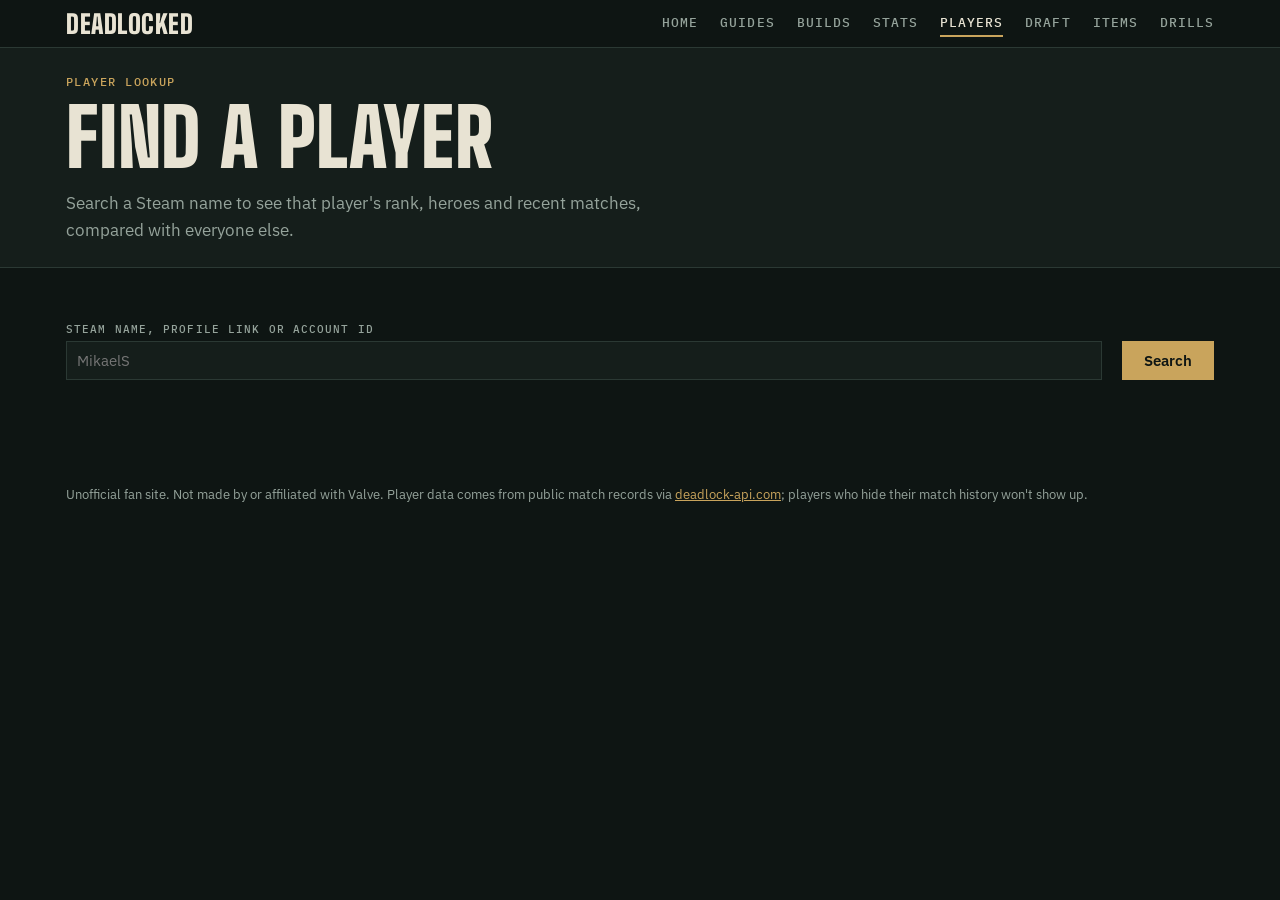
<file: player.html>
<!doctype html>
<html lang="en">
<head>
<meta charset="utf-8">
<meta name="viewport" content="width=device-width, initial-scale=1, viewport-fit=cover">
<title>Deadlocked Player Lookup: your Deadlock rank, heroes and matches</title>
<meta name="description" content="Look up any Deadlock player by Steam name: rank, most-played heroes, win rate per hero compared with everyone else, and recent matches.">
<meta property="og:title" content="Deadlocked Player Lookup">
<meta property="og:description" content="Your Deadlock rank, heroes and recent matches, compared with everyone else.">
<meta property="og:type" content="website">
<meta property="og:url" content="https://deadlocked-official.github.io/player.html">
<meta property="og:image" content="https://deadlocked-official.github.io/og.png">
<link rel="canonical" href="https://deadlocked-official.github.io/player.html">
<link rel="apple-touch-icon" href="apple-touch-icon.png">
<meta name="twitter:card" content="summary_large_image">
<meta name="theme-color" content="#0e1513">
<link rel="icon" href="favicon.svg" type="image/svg+xml">
<link rel="preconnect" href="https://fonts.googleapis.com">
<link rel="preconnect" href="https://fonts.gstatic.com" crossorigin>
<link rel="stylesheet" href="https://fonts.googleapis.com/css2?family=Big+Shoulders+Display:wght@700;900&family=IBM+Plex+Sans:wght@400;500;600&family=IBM+Plex+Mono:wght@400;500&display=swap">
<link rel="stylesheet" href="style.css">
</head>
<body>
<div class="sitebar"><div class="wrap">
  <a class="brand" href="./">Deadlocked</a>
  <nav aria-label="Site"><a href="./">Home</a><a href="guide.html">Guides</a><a href="builds.html">Builds</a><a href="stats.html">Stats</a><a href="player.html" aria-current="page">Players</a><a href="draft.html">Draft</a><a href="items.html">Items</a><a href="./#drills">Drills</a></nav>
</div></div>
<header class="masthead compact">
  <div class="wrap">
    <p class="kicker">Player lookup</p>
    <h1>Find a player</h1>
    <p class="lede">Search a Steam name to see that player's rank, heroes and recent matches, compared with everyone else.</p>
  </div>
</header>

<main class="wrap block">
  <form class="controls" id="p-form" role="search">
    <label class="grow">Steam name, profile link or account ID
      <input id="p-q" type="search" placeholder="MikaelS" autocomplete="off" required>
    </label>
    <button class="btn" type="submit">Search</button>
  </form>
  <p class="note" id="p-status"></p>
  <ul class="p-results" id="p-results"></ul>
  <article id="p-profile" aria-live="polite"></article>
</main>

<footer class="wrap foot">
  <p>Unofficial fan site. Not made by or affiliated with Valve. Player data comes from public match records via <a href="https://deadlock-api.com">deadlock-api.com</a>; players who hide their match history won't show up.</p>
</footer>
<script src="snapshot.js"></script>
<script src="tiers.js"></script>
<script src="playerpage.js"></script>
</body>
</html>
</file>
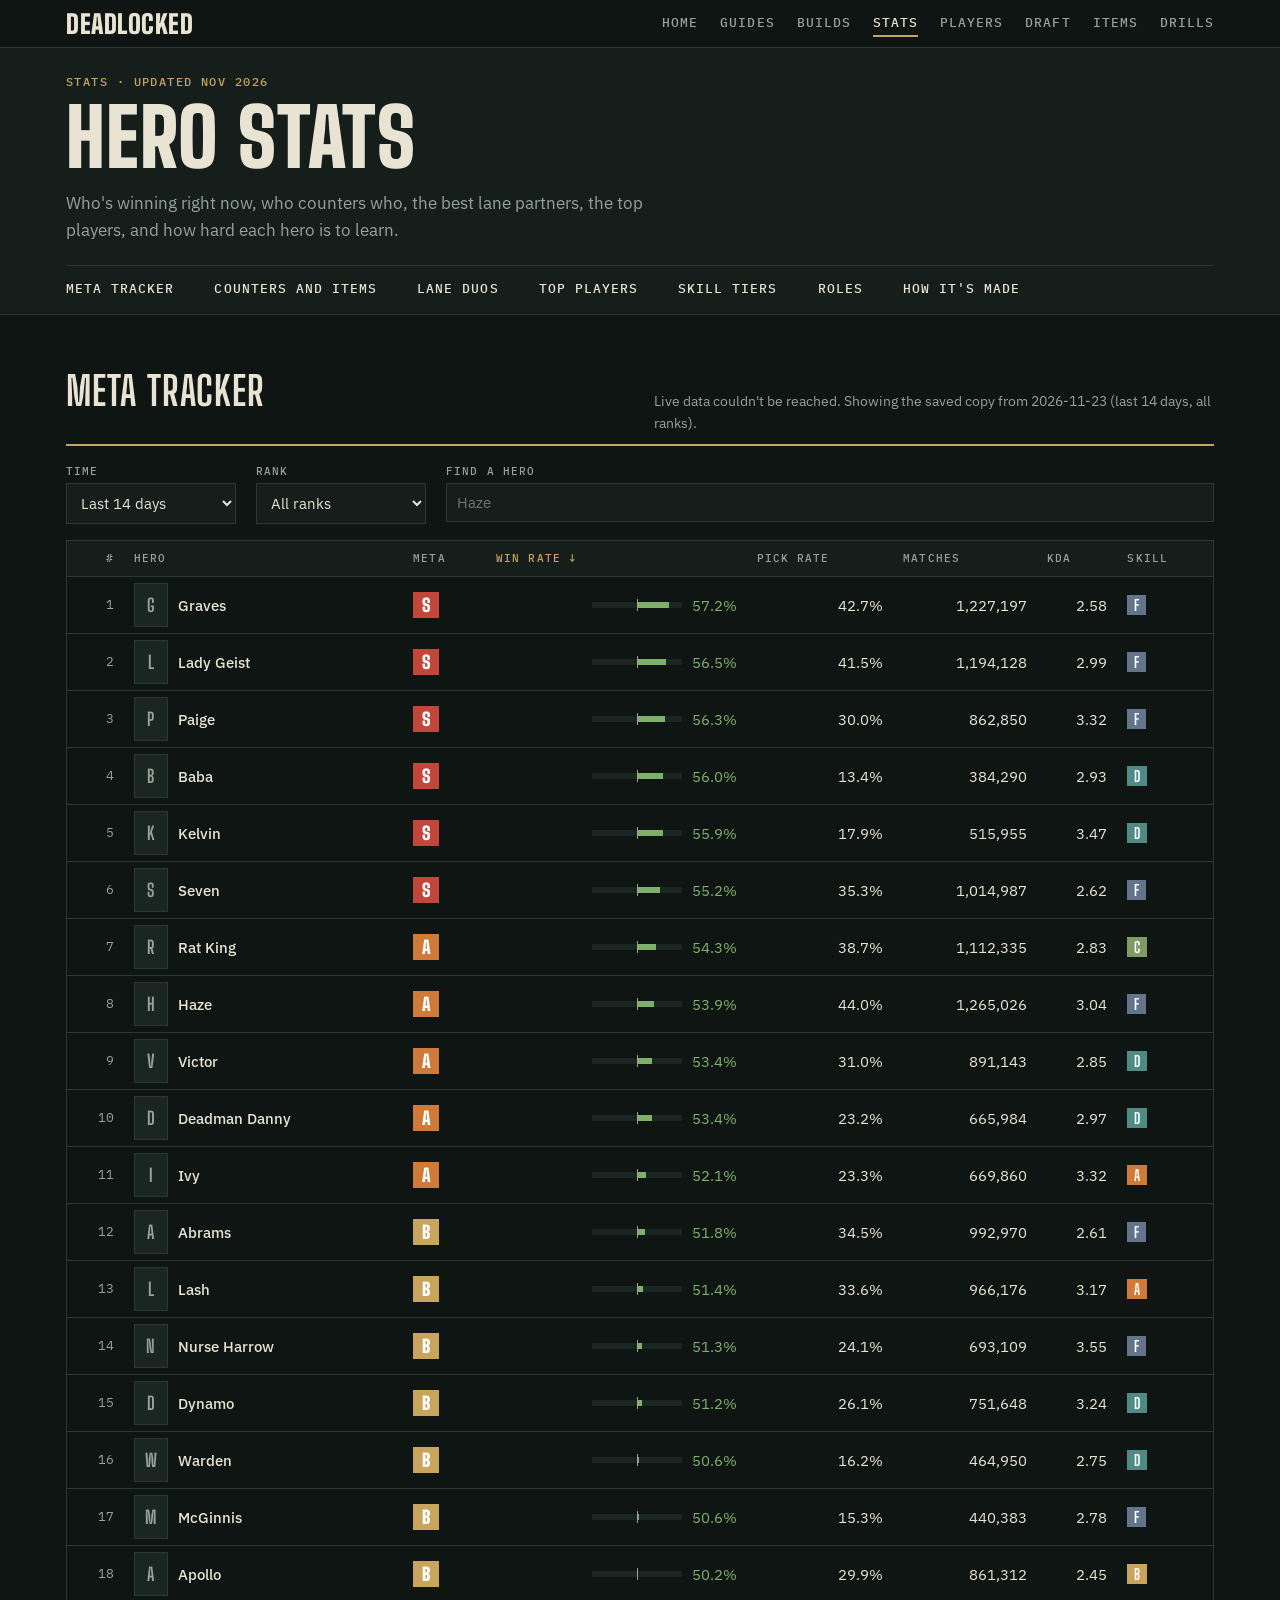
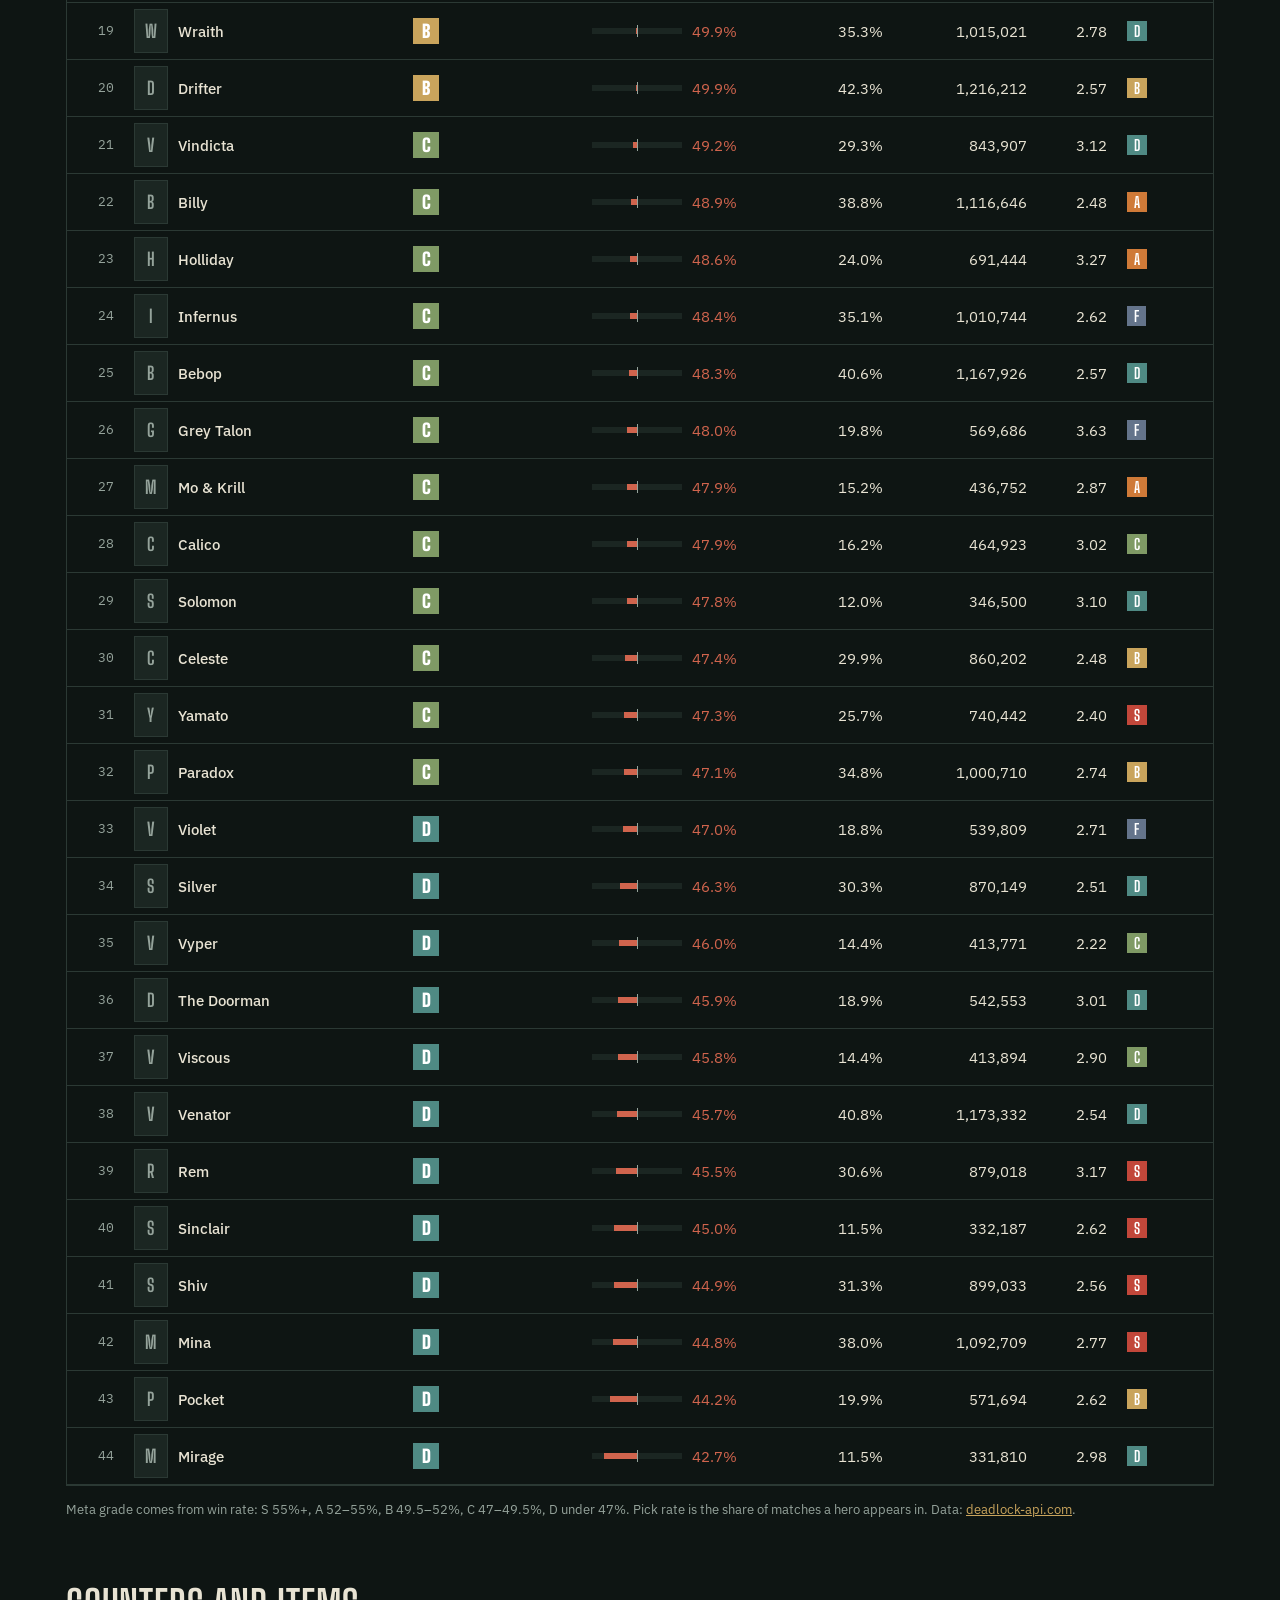
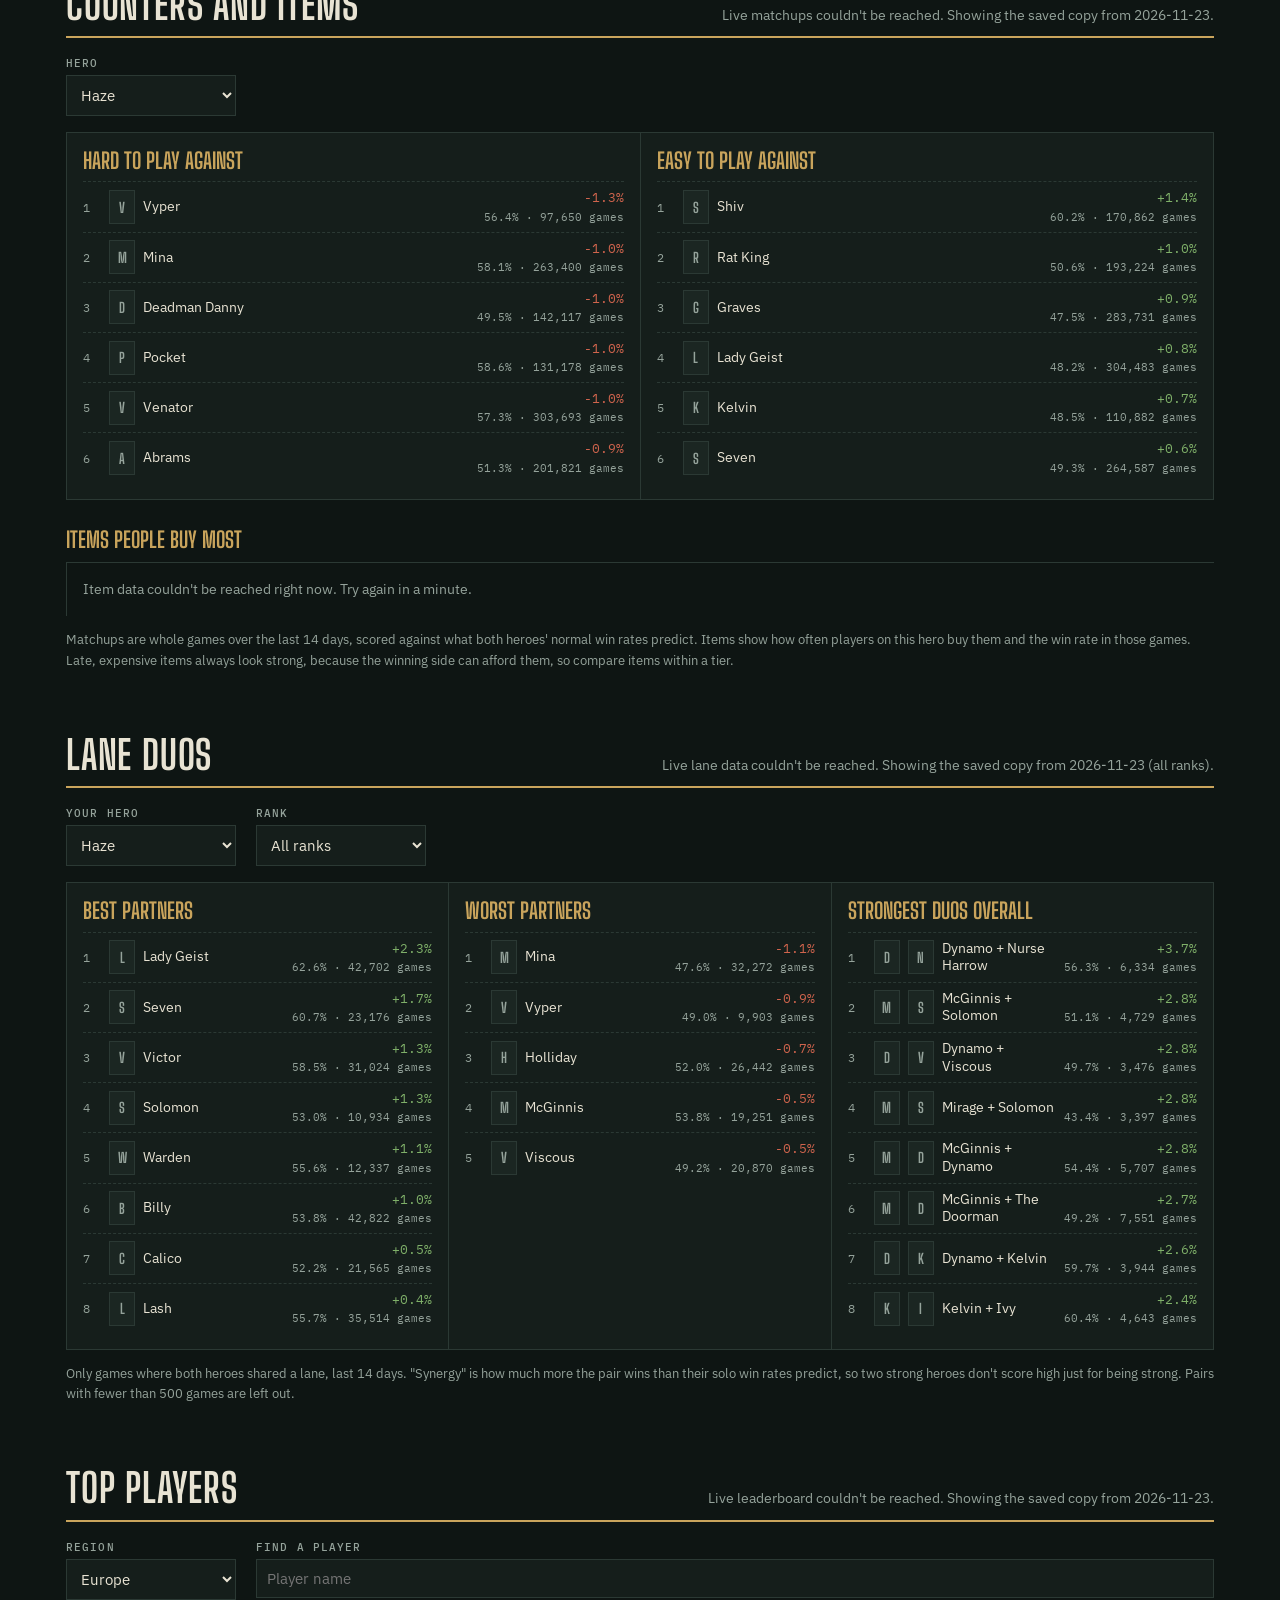
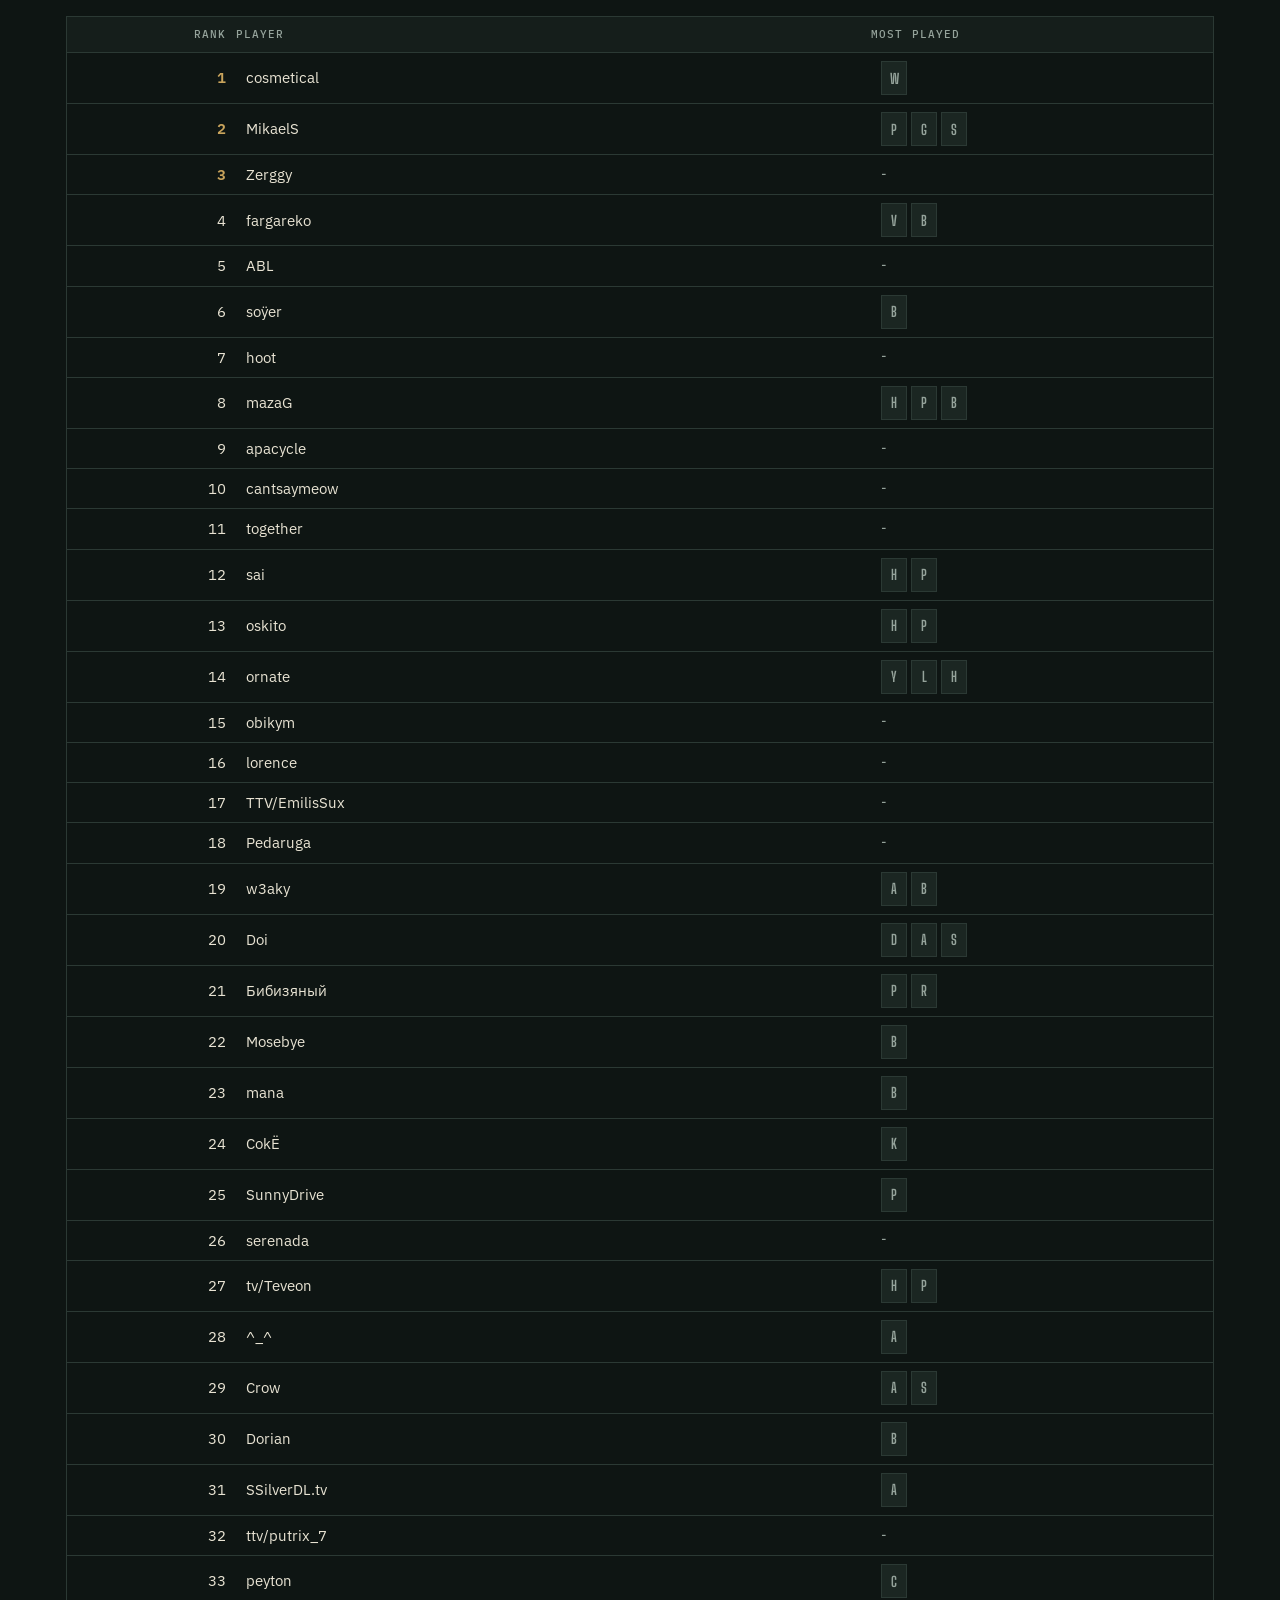
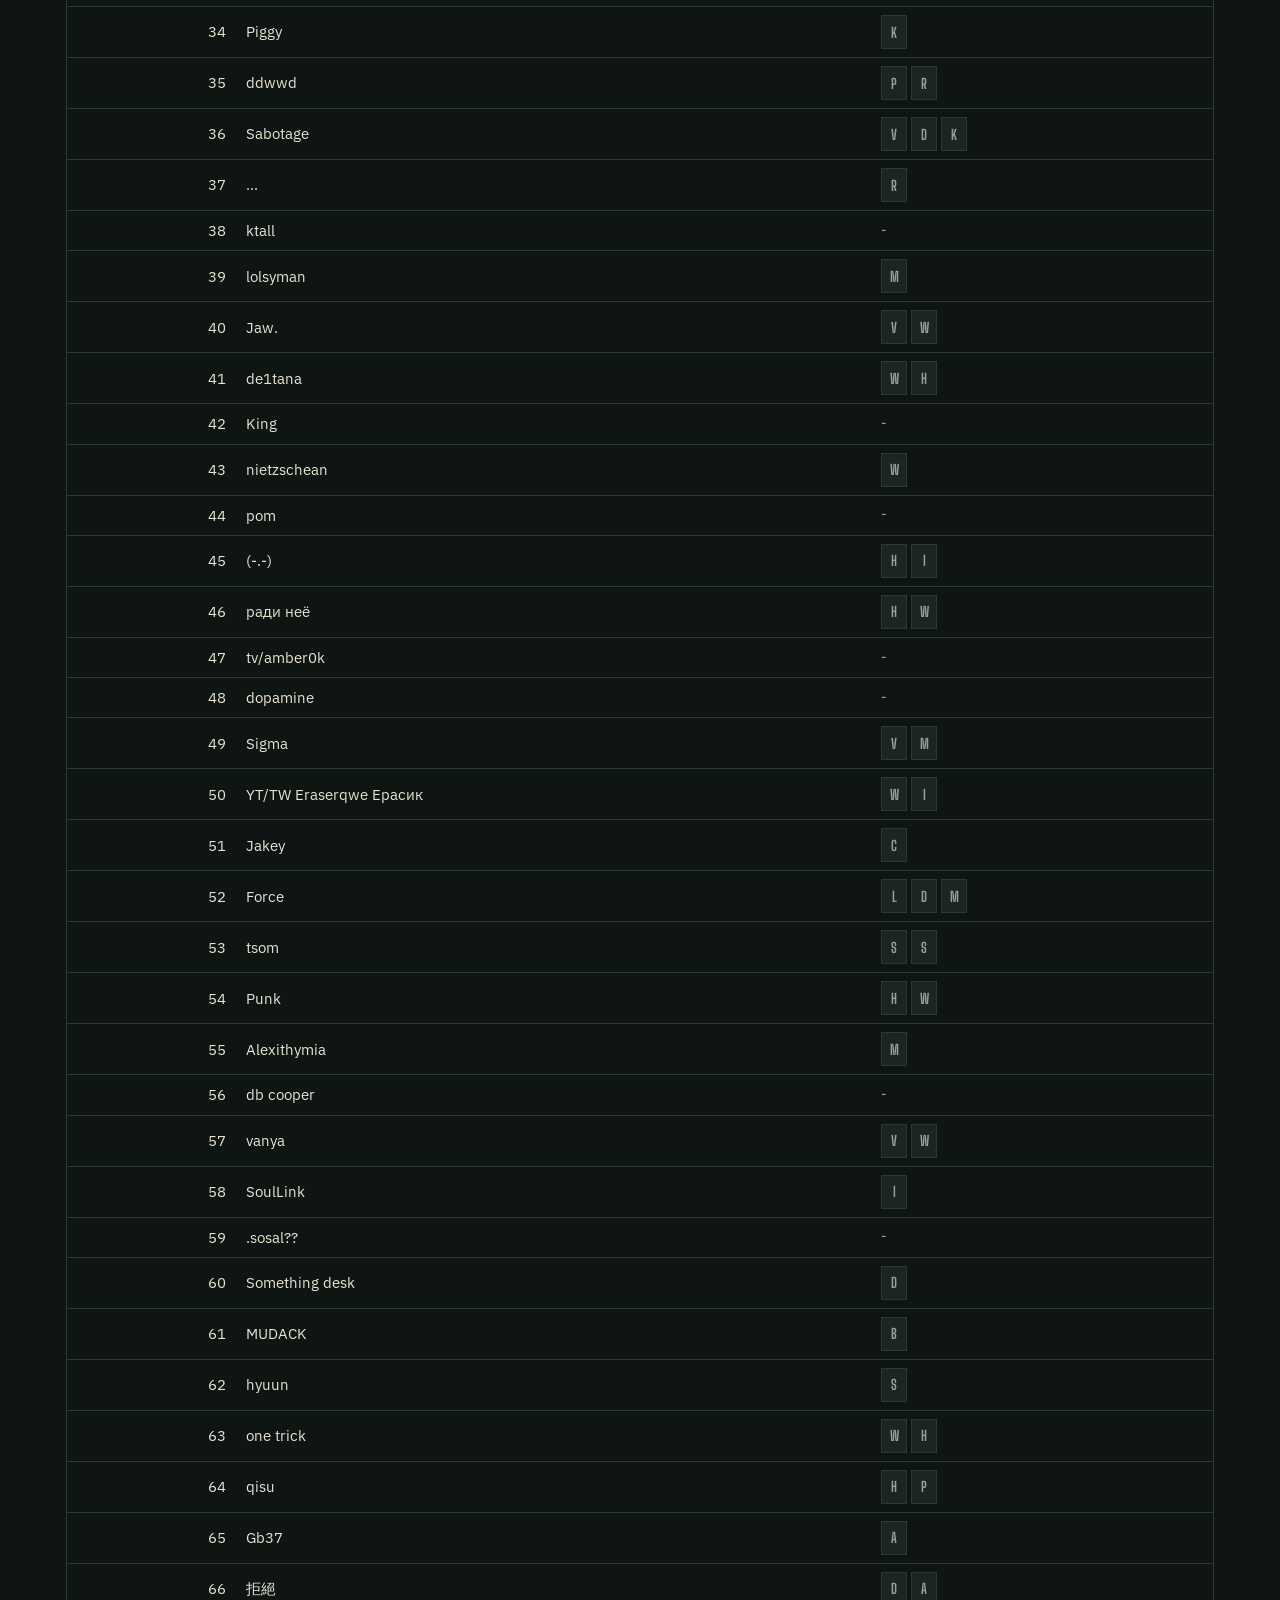
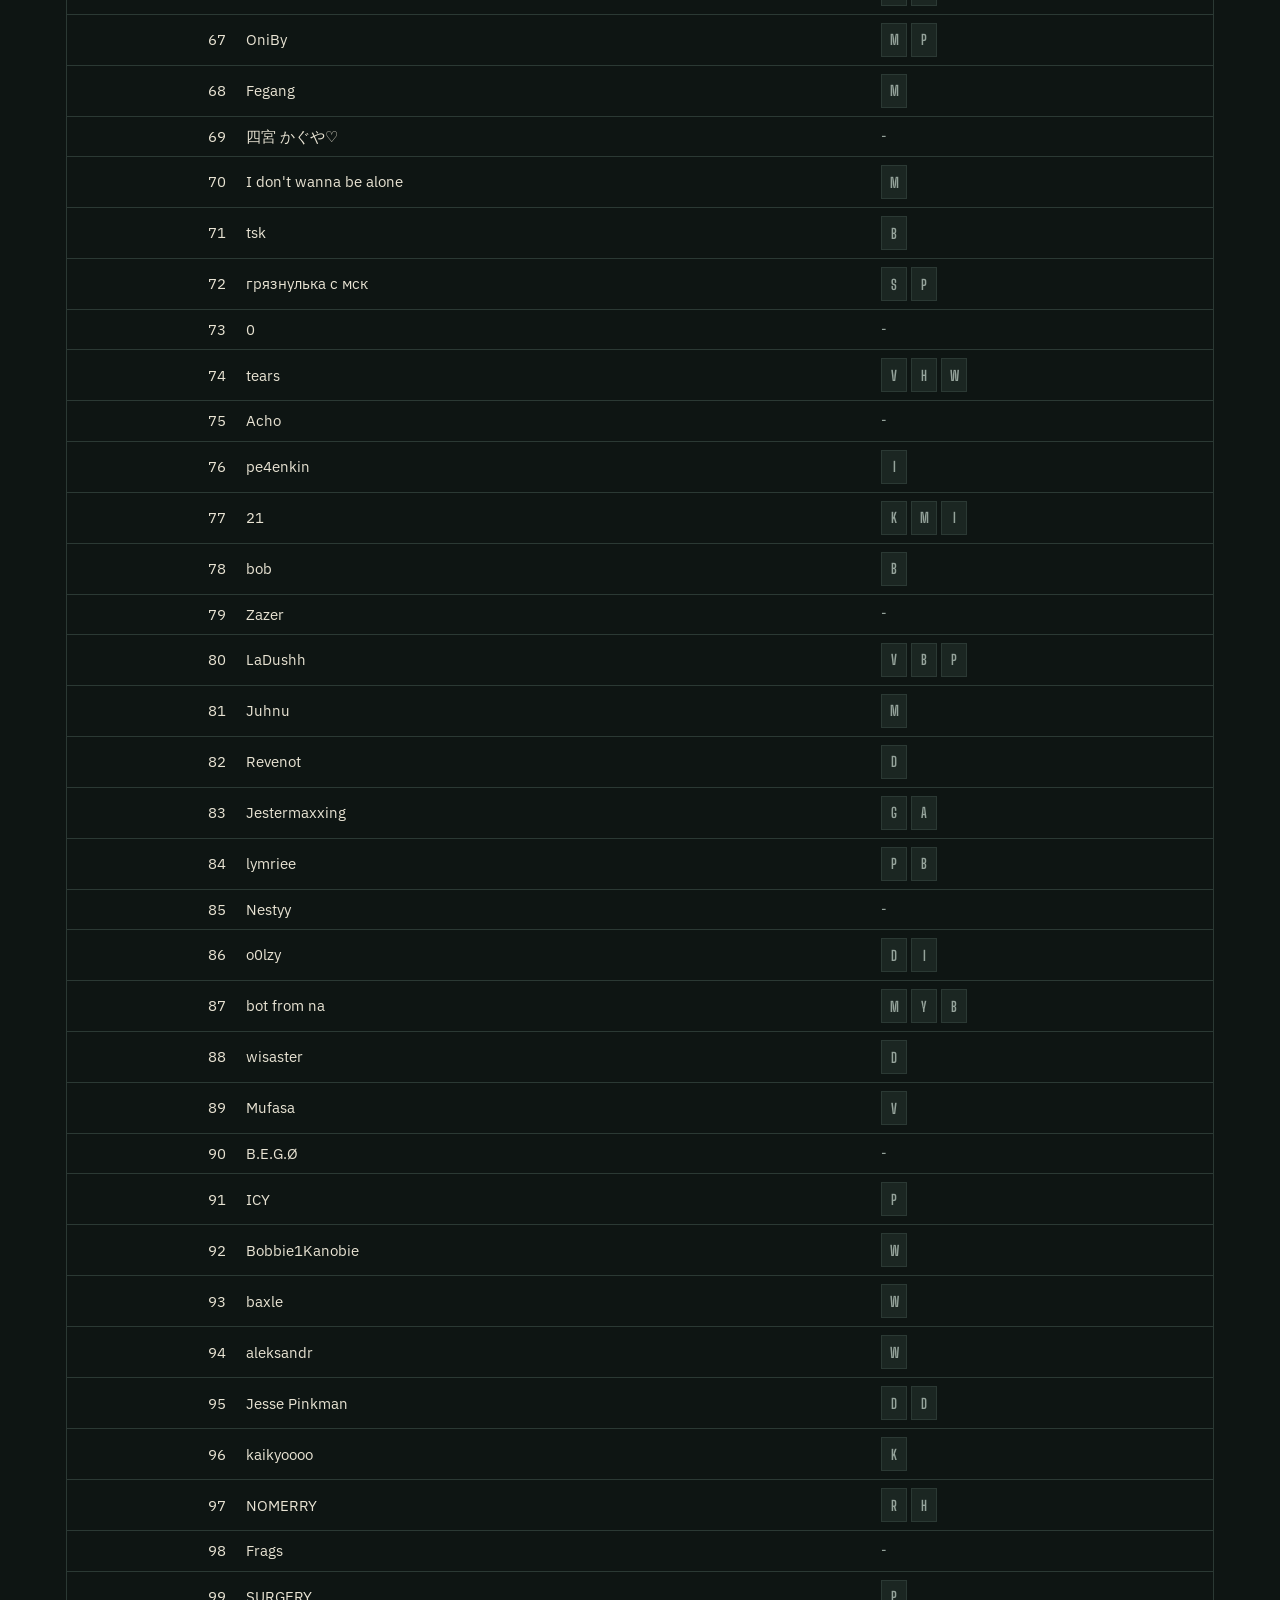
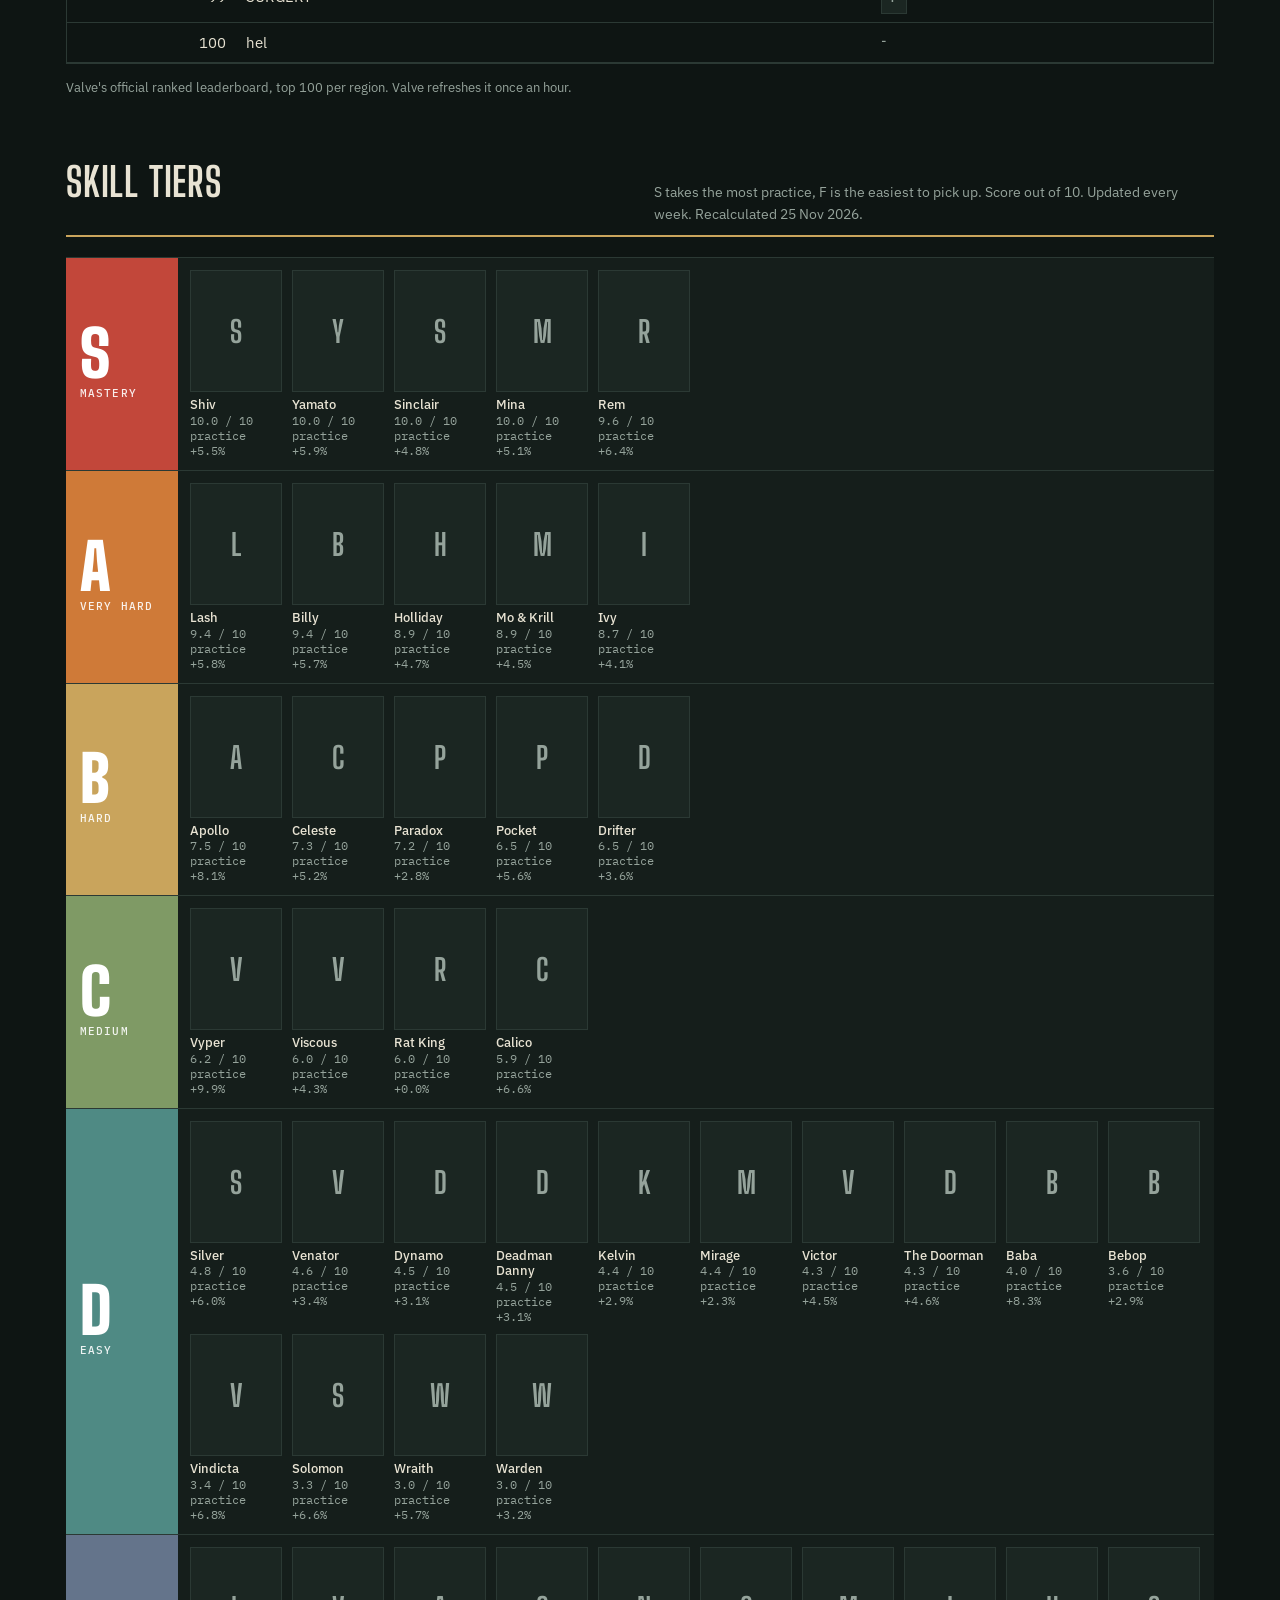
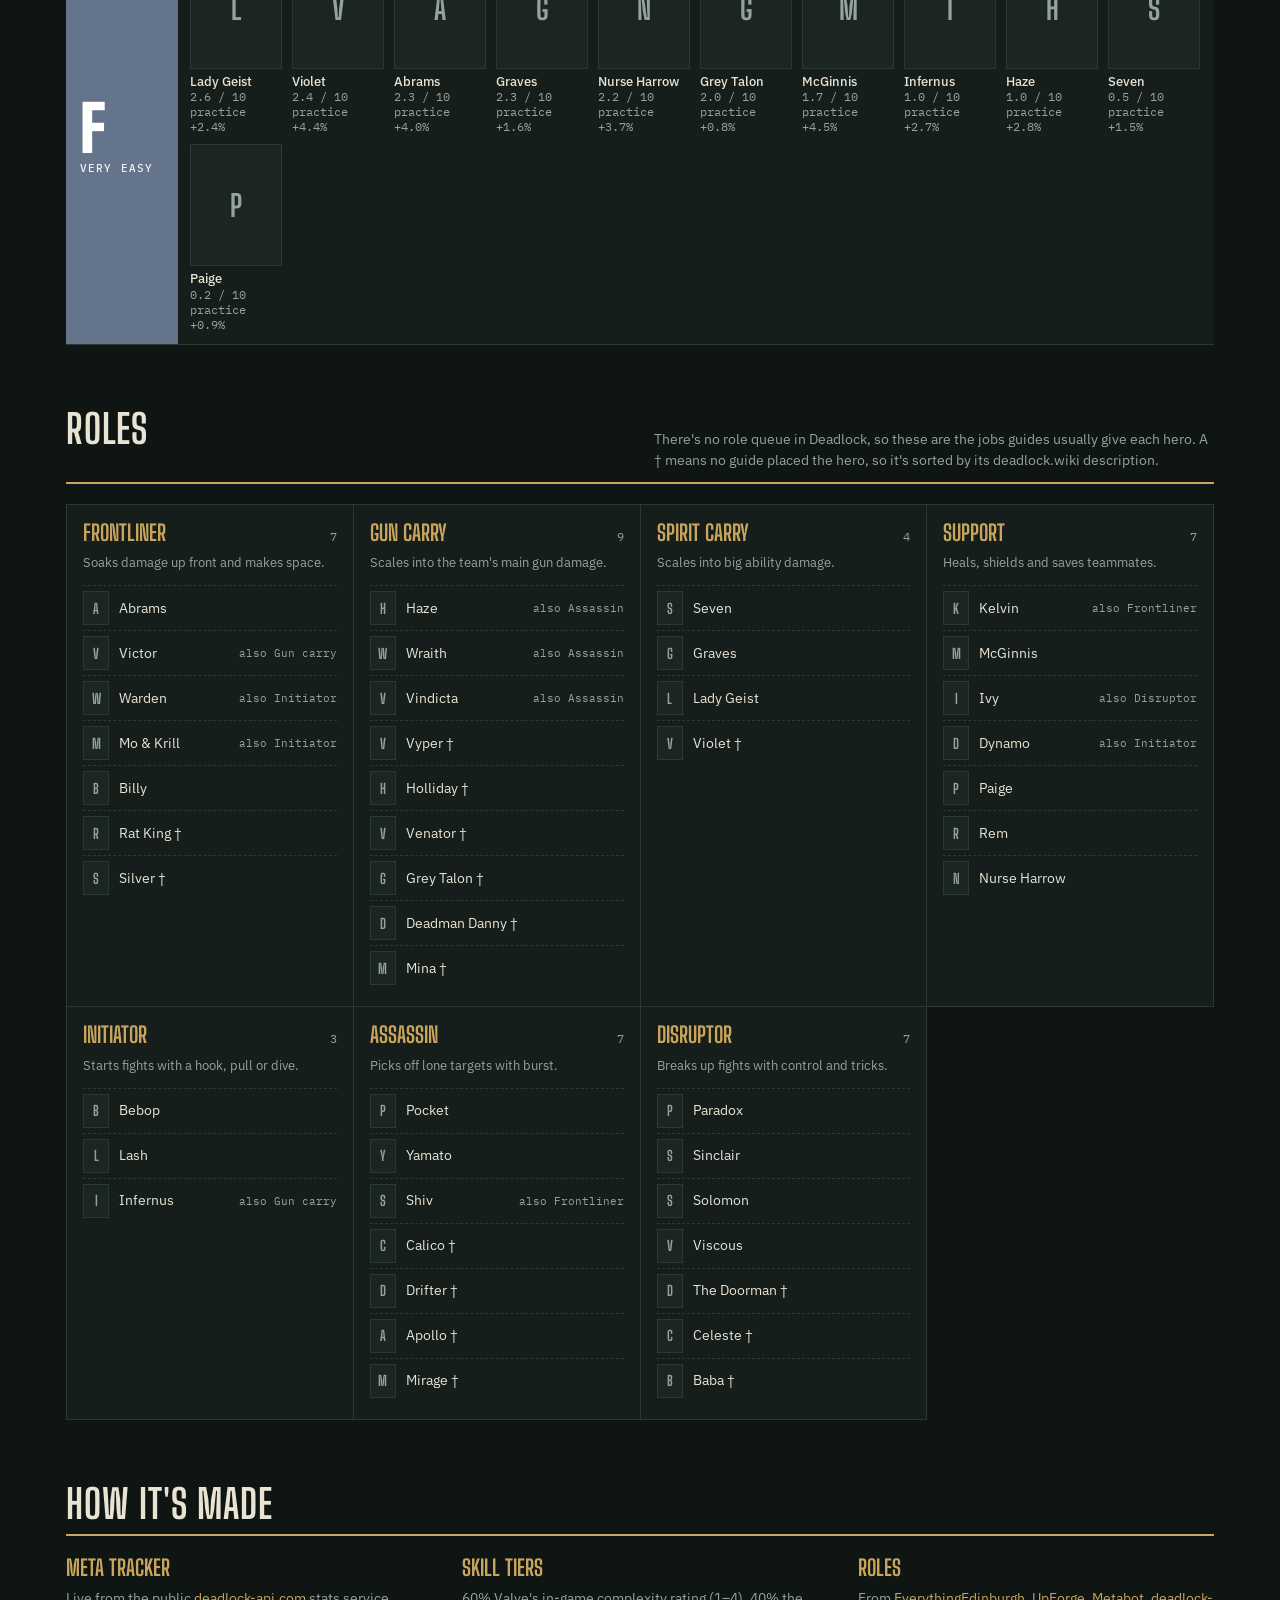
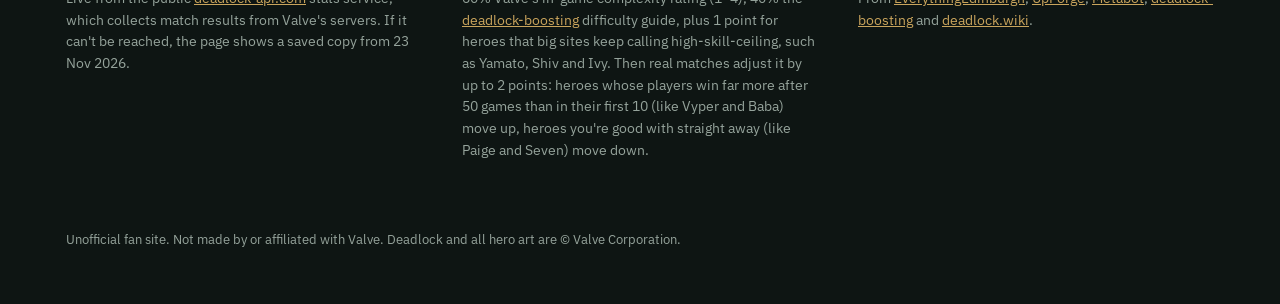
<file: stats.html>
<!doctype html>
<html lang="en">
<head>
<meta charset="utf-8">
<meta name="viewport" content="width=device-width, initial-scale=1, viewport-fit=cover">
<title>Deadlocked Stats: meta, counters, duos and tiers</title>
<meta name="description" content="Live Deadlock meta tracker with hero win rates and pick rates, plus a tier list of all 44 heroes ranked by how much skill they take, and every hero's team role.">
<meta property="og:title" content="Deadlocked">
<meta property="og:description" content="Live win and pick rates, a skill tier list for all 44 heroes, and every hero's team role.">
<meta property="og:type" content="website">
<meta property="og:url" content="https://deadlocked-official.github.io/stats.html">
<link rel="canonical" href="https://deadlocked-official.github.io/stats.html">
<link rel="icon" href="favicon.svg" type="image/svg+xml">
<link rel="apple-touch-icon" href="apple-touch-icon.png">
<meta property="og:image" content="https://deadlocked-official.github.io/og.png">
<meta name="twitter:card" content="summary_large_image">
<meta name="theme-color" content="#0e1513">
<link rel="preconnect" href="https://fonts.googleapis.com">
<link rel="preconnect" href="https://fonts.gstatic.com" crossorigin>
<link rel="stylesheet" href="https://fonts.googleapis.com/css2?family=Big+Shoulders+Display:wght@700;900&family=IBM+Plex+Sans:wght@400;500;600&family=IBM+Plex+Mono:wght@400;500&display=swap">
<link rel="stylesheet" href="style.css">
</head>
<body>
<div class="sitebar"><div class="wrap">
  <a class="brand" href="./">Deadlocked</a>
  <nav aria-label="Site"><a href="./">Home</a><a href="guide.html">Guides</a><a href="builds.html">Builds</a><a href="stats.html" aria-current="page">Stats</a><a href="player.html">Players</a><a href="draft.html">Draft</a><a href="items.html">Items</a><a href="./#drills">Drills</a></nav>
</div></div>
<header class="masthead compact">
  <div class="wrap">
    <p class="kicker">Stats · Updated <span id="stamp">Nov 2026</span></p>
    <h1>Hero stats</h1>
    <p class="lede">Who's winning right now, who counters who, the best lane partners, the top players, and how hard each hero is to learn.</p>
    <nav class="tabs" aria-label="Sections">
      <a href="#meta">Meta tracker</a>
      <a href="#lookup">Counters and items</a>
      <a href="#duos">Lane duos</a>
      <a href="#players">Top players</a>
      <a href="#skill">Skill tiers</a>
      <a href="#roles">Roles</a>
      <a href="#method">How it's made</a>
    </nav>
  </div>
</header>

<main>
  <section id="meta" class="wrap block">
    <div class="block-head">
      <h2>Meta tracker</h2>
      <p class="note" id="meta-status">Loading live match data…</p>
    </div>
    <div class="controls">
      <label>Time
        <select id="f-days">
          <option value="7">Last 7 days</option>
          <option value="14" selected>Last 14 days</option>
          <option value="30">Last 30 days</option>
        </select>
      </label>
      <label>Rank
        <select id="f-rank">
          <option value="">All ranks</option>
          <option value="71">Archon and up</option>
          <option value="81">Oracle and up</option>
          <option value="101">Ascendant and up</option>
        </select>
      </label>
      <label class="grow">Find a hero
        <input id="f-search" type="search" placeholder="Haze" autocomplete="off">
      </label>
    </div>
    <div class="table-scroll">
      <table class="ledger" id="meta-table">
        <thead>
          <tr>
            <th class="num">#</th>
            <th><button data-sort="name">Hero</button></th>
            <th><button data-sort="tier">Meta</button></th>
            <th class="num"><button data-sort="wr">Win rate</button></th>
            <th class="num"><button data-sort="pr">Pick rate</button></th>
            <th class="num"><button data-sort="matches">Matches</button></th>
            <th class="num"><button data-sort="kda">KDA</button></th>
            <th><button data-sort="skill">Skill</button></th>
          </tr>
        </thead>
        <tbody id="meta-body"></tbody>
      </table>
    </div>
    <p class="fine">Meta grade comes from win rate: S 55%+, A 52–55%, B 49.5–52%, C 47–49.5%, D under 47%. Pick rate is the share of matches a hero appears in. Data: <a href="https://deadlock-api.com">deadlock-api.com</a>.</p>
  </section>

  <section id="lookup" class="wrap block">
    <div class="block-head">
      <h2>Counters and items</h2>
      <p class="note" id="lk-status">Loading matchups…</p>
    </div>
    <div class="controls">
      <label>Hero
        <select id="lk-hero"></select>
      </label>
    </div>
    <div class="duo-cols">
      <div>
        <h3>Hard to play against</h3>
        <ol class="duo-list" id="lk-bad"></ol>
      </div>
      <div>
        <h3>Easy to play against</h3>
        <ol class="duo-list" id="lk-good"></ol>
      </div>
    </div>
    <h3 class="sub-h">Items people buy most</h3>
    <div class="item-grid" id="lk-items"></div>
    <p class="fine">Matchups are whole games over the last 14 days, scored against what both heroes' normal win rates predict. Items show how often players on this hero buy them and the win rate in those games. Late, expensive items always look strong, because the winning side can afford them, so compare items within a tier.</p>
  </section>

  <section id="duos" class="wrap block">
    <div class="block-head">
      <h2>Lane duos</h2>
      <p class="note" id="duo-status">Loading lane data…</p>
    </div>
    <div class="controls">
      <label>Your hero
        <select id="d-hero"></select>
      </label>
      <label>Rank
        <select id="d-rank">
          <option value="">All ranks</option>
          <option value="71">Archon and up</option>
          <option value="81">Oracle and up</option>
        </select>
      </label>
    </div>
    <div class="duo-cols">
      <div>
        <h3>Best partners</h3>
        <ol class="duo-list" id="duo-best"></ol>
      </div>
      <div>
        <h3>Worst partners</h3>
        <ol class="duo-list" id="duo-worst"></ol>
      </div>
      <div>
        <h3>Strongest duos overall</h3>
        <ol class="duo-list" id="duo-top"></ol>
      </div>
    </div>
    <p class="fine">Only games where both heroes shared a lane, last 14 days. "Synergy" is how much more the pair wins than their solo win rates predict, so two strong heroes don't score high just for being strong. Pairs with fewer than 500 games are left out.</p>
  </section>

  <section id="players" class="wrap block">
    <div class="block-head">
      <h2>Top players</h2>
      <p class="note" id="lb-status">Loading Valve's leaderboard…</p>
    </div>
    <div class="controls">
      <label>Region
        <select id="lb-region">
          <option value="Europe">Europe</option>
          <option value="NAmerica">North America</option>
          <option value="SAmerica">South America</option>
          <option value="Asia">Asia</option>
          <option value="Oceania">Oceania</option>
        </select>
      </label>
      <label class="grow">Find a player
        <input id="lb-search" type="search" placeholder="Player name" autocomplete="off">
      </label>
    </div>
    <div class="table-scroll">
      <table class="ledger lb">
        <thead><tr><th class="num">Rank</th><th>Player</th><th>Most played</th></tr></thead>
        <tbody id="lb-body"></tbody>
      </table>
    </div>
    <p class="fine">Valve's official ranked leaderboard, top 100 per region. Valve refreshes it once an hour.</p>
  </section>

  <section id="skill" class="wrap block">
    <div class="block-head">
      <h2>Skill tiers</h2>
      <p class="note">S takes the most practice, F is the easiest to pick up. Score out of 10. Updated every week.<span id="tier-date"></span></p>
    </div>
    <div id="tiers"></div>
  </section>

  <section id="roles" class="wrap block">
    <div class="block-head">
      <h2>Roles</h2>
      <p class="note">There's no role queue in Deadlock, so these are the jobs guides usually give each hero. A † means no guide placed the hero, so it's sorted by its deadlock.wiki description.</p>
    </div>
    <div id="role-grid" class="role-grid"></div>
  </section>

  <section id="method" class="wrap block method">
    <h2>How it's made</h2>
    <div class="cols">
      <div>
        <h3>Meta tracker</h3>
        <p>Live from the public <a href="https://deadlock-api.com">deadlock-api.com</a> stats service, which collects match results from Valve's servers. If it can't be reached, the page shows a saved copy from 23 Nov 2026.</p>
      </div>
      <div>
        <h3>Skill tiers</h3>
        <p>60% Valve's in-game complexity rating (1–4), 40% the <a href="https://deadlock-boosting.com/blog/deadlock-characters">deadlock-boosting</a> difficulty guide, plus 1 point for heroes that big sites keep calling high-skill-ceiling, such as Yamato, Shiv and Ivy. Then real matches adjust it by up to 2 points: heroes whose players win far more after 50 games than in their first 10 (like Vyper and Baba) move up, heroes you're good with straight away (like Paige and Seven) move down.</p>
      </div>
      <div>
        <h3>Roles</h3>
        <p>From <a href="https://everythingedinburgh.com/games/gaming/deadlock-roles/">EverythingEdinburgh</a>, <a href="https://upforge.gg/blog/deadlock-hero-roles-team-compositions">UpForge</a>, <a href="https://metabot.gg/en/deadlock/guides/deadlock-roles-and-positions-explained">Metabot</a>, <a href="https://deadlock-boosting.com/blog/deadlock-characters">deadlock-boosting</a> and <a href="https://deadlock.wiki/Heroes">deadlock.wiki</a>.</p>
      </div>
    </div>
  </section>
</main>

<footer class="wrap foot">
  <p>Unofficial fan site. Not made by or affiliated with Valve. Deadlock and all hero art are © Valve Corporation.</p>
</footer>

<script src="snapshot.js"></script>
<script src="items.js"></script>
<script src="tiers.js"></script>
<script src="roles.js"></script>
<script src="app.js"></script>
</body>
</html>
</file>
<file: style.css>
/* Layout: a ruled ledger. Left-aligned masthead, full-width tier bands, square edges, brass rules. */
:root {
  color-scheme: dark;
  --ink: #0e1513;
  --panel: #151e1b;
  --panel-2: #1b2622;
  --rule: #2b3934;
  --brass: #c9a45c;
  --text: #e8e3d3;
  --muted: #95a39b;
  --good: #7fb069;
  --bad: #d0644d;
  --t-s: #c2473a; --t-a: #cf7a38; --t-b: #c9a45c; --t-c: #7f9a65; --t-d: #4f8a84; --t-f: #64748b;
  --display: "Big Shoulders Display", "Arial Narrow", Impact, sans-serif;
  --body: "IBM Plex Sans", "Segoe UI", system-ui, sans-serif;
  --mono: "IBM Plex Mono", Consolas, monospace;
}
* { box-sizing: border-box; }
html { scroll-behavior: smooth; }
@media (prefers-reduced-motion: reduce) { html { scroll-behavior: auto; } }
body { margin: 0; background: var(--ink); color: var(--text); font: 16px/1.55 var(--body); }
a { color: var(--brass); }
a:focus-visible, button:focus-visible, select:focus-visible, input:focus-visible { outline: 2px solid var(--brass); outline-offset: 2px; }
.wrap { max-width: 1180px; margin: 0 auto; padding-left: max(16px, env(safe-area-inset-left, 0px)); padding-right: max(16px, env(safe-area-inset-right, 0px)); }

.sitebar { background: var(--ink); border-bottom: 1px solid var(--rule); position: sticky; top: env(safe-area-inset-top, 0px); z-index: 20; }
.sitebar .wrap { display: flex; flex-wrap: wrap; align-items: center; justify-content: space-between; gap: 6px 20px; padding-block: 10px; }
.sitebar .brand { font: 900 26px/1 var(--display); text-transform: uppercase; color: var(--text); text-decoration: none; letter-spacing: .02em; }
.sitebar nav { display: flex; flex-wrap: wrap; gap: 4px 22px; }
.sitebar nav a { color: var(--muted); text-decoration: none; font: 500 13px/1 var(--mono); text-transform: uppercase; letter-spacing: .08em; padding: 6px 0; border-bottom: 2px solid transparent; }
.sitebar nav a:hover, .sitebar nav a[aria-current="page"] { color: var(--text); border-bottom-color: var(--brass); }
.masthead.compact .tabs { margin-top: 22px; }
.masthead { border-bottom: 1px solid var(--rule); padding-block: 40px 0; background: var(--panel); }
.kicker { font: 500 12px/1 var(--mono); letter-spacing: .12em; text-transform: uppercase; color: var(--brass); margin: 0 0 14px; }
h1 { font: 900 clamp(48px, 9vw, 104px)/.88 var(--display); text-transform: uppercase; letter-spacing: .01em; margin: 0; }
.lede { max-width: 58ch; color: var(--muted); font-size: 17px; margin: 18px 0 28px; }
.tabs { display: flex; flex-wrap: wrap; gap: 0; border-top: 1px solid var(--rule); }
.tabs a { color: var(--text); text-decoration: none; font: 500 13px/1 var(--mono); text-transform: uppercase; letter-spacing: .08em; padding: 16px 20px 16px 0; margin-right: 20px; border-bottom: 3px solid transparent; }
.tabs a:hover { border-bottom-color: var(--brass); }

.block { padding-block: 56px 8px; }
.block-head { display: flex; flex-wrap: wrap; align-items: baseline; justify-content: space-between; gap: 8px 24px; border-bottom: 2px solid var(--brass); padding-bottom: 10px; margin-bottom: 20px; }
h2 { font: 700 40px/1 var(--display); text-transform: uppercase; margin: 0; letter-spacing: .02em; }
h3 { font: 700 22px/1.1 var(--display); text-transform: uppercase; margin: 0 0 8px; color: var(--brass); }
.note { color: var(--muted); margin: 0; font-size: 14px; max-width: 70ch; }
.fine { color: var(--muted); font-size: 13px; margin: 14px 0 0; }

.controls { display: flex; flex-wrap: wrap; gap: 12px 20px; margin-bottom: 16px; }
.controls label { display: flex; flex-direction: column; gap: 6px; font: 500 11px/1 var(--mono); text-transform: uppercase; letter-spacing: .1em; color: var(--muted); }
.controls .grow { flex: 1 1 200px; }
select, input[type=search] { font: 15px var(--body); color: var(--text); background: var(--panel); border: 1px solid var(--rule); padding: 9px 10px; min-width: 170px; border-radius: 0; }
input[type=search] { width: 100%; }

.table-scroll { overflow-x: auto; border: 1px solid var(--rule); }
.ledger { width: 100%; border-collapse: collapse; font-variant-numeric: tabular-nums; min-width: 720px; }
.ledger th { text-align: left; font: 500 11px/1 var(--mono); text-transform: uppercase; letter-spacing: .1em; color: var(--muted); background: var(--panel); border-bottom: 1px solid var(--rule); padding: 0; }
.ledger th button { all: unset; cursor: pointer; display: block; padding: 12px 10px; }
.ledger th button[aria-sort] { color: var(--brass); }
.ledger th button[aria-sort="descending"]::after { content: " ↓"; }
.ledger th button[aria-sort="ascending"]::after { content: " ↑"; }
.ledger th.num, .ledger td.num { text-align: right; }
.ledger th.num:first-child { padding: 12px 10px; }
.ledger td { padding: 6px 10px; border-bottom: 1px solid var(--rule); font-size: 15px; }
.ledger tbody tr:hover { background: var(--panel-2); }
.ledger .rank { color: var(--muted); font-family: var(--mono); font-size: 13px; }
.who { display: flex; align-items: center; gap: 10px; font-weight: 500; white-space: nowrap; }
.who img, .who .ph { width: 34px; height: 44px; object-fit: cover; object-position: top; background: var(--panel-2); border: 1px solid var(--rule); flex-shrink: 0; }
.who .ph { display: inline-flex; align-items: center; justify-content: center; font: 700 18px var(--display); color: var(--muted); }
.grade { display: inline-block; width: 26px; text-align: center; font: 900 18px/26px var(--display); color: #fff; }
.wr { display: flex; align-items: center; justify-content: flex-end; gap: 10px; }
.bar { width: 90px; height: 6px; background: var(--panel-2); position: relative; }
.bar i { position: absolute; top: 0; bottom: 0; left: 50%; }
.bar::after { content: ""; position: absolute; left: 50%; top: -3px; bottom: -3px; width: 1px; background: var(--muted); }
.up { color: var(--good); } .down { color: var(--bad); }
.skill-chip { font: 700 15px var(--display); padding: 1px 7px; color: #fff; }

.card .curve { font-size: 11px; color: var(--brass); }

.duo-cols { display: grid; grid-template-columns: repeat(auto-fit, minmax(280px, 1fr)); gap: 0; border-top: 1px solid var(--rule); border-left: 1px solid var(--rule); }
.duo-cols > div { border-right: 1px solid var(--rule); border-bottom: 1px solid var(--rule); padding: 16px; background: var(--panel); min-width: 0; }
.duo-list { list-style: none; margin: 0; padding: 0; counter-reset: d; font-variant-numeric: tabular-nums; }
.duo-list li { counter-increment: d; display: flex; align-items: center; gap: 8px; padding: 6px 0; border-top: 1px dashed var(--rule); font-size: 14px; }
.duo-list li::before { content: counter(d); font: 400 12px var(--mono); color: var(--muted); width: 18px; flex-shrink: 0; }
.duo-list img, .duo-list .ph { width: 26px; height: 34px; object-fit: cover; object-position: top; border: 1px solid var(--rule); background: var(--panel-2); flex-shrink: 0; }
.duo-list .ph { display: inline-flex; align-items: center; justify-content: center; font: 700 14px var(--display); color: var(--muted); }
.duo-list .nm { min-width: 0; line-height: 1.25; overflow-wrap: anywhere; }
.duo-list .val { margin-left: auto; text-align: right; font-family: var(--mono); font-size: 13px; white-space: nowrap; }
.duo-list .val small { display: block; color: var(--muted); font-size: 11px; }
.masthead.compact { padding-block: 28px 0; }
.masthead.compact:not(:has(.tabs)) { padding-bottom: 24px; }
.masthead.compact h1 { font-size: clamp(44px, 7vw, 80px); }
.masthead.compact .lede { margin-bottom: 0; }
.kicker a { color: var(--brass); text-decoration: none; }
.btn { font: 600 15px var(--body); color: var(--ink); background: var(--brass); border: 0; padding: 10px 22px; cursor: pointer; align-self: flex-end; border-radius: 0; }
.btn:hover { filter: brightness(1.08); }
.hud { display: grid; grid-template-columns: repeat(5, minmax(0, 1fr)); border: 1px solid var(--rule); border-bottom: 0; background: var(--panel); }
.hud div { padding: 10px 14px; border-right: 1px solid var(--rule); min-width: 0; }
.hud div:last-child { border-right: 0; }
.hud span { display: block; font: 500 11px/1 var(--mono); text-transform: uppercase; letter-spacing: .1em; color: var(--muted); }
.hud b { font: 700 28px/1.2 var(--display); font-variant-numeric: tabular-nums; }
.arena-wrap { position: relative; border: 1px solid var(--rule); background: #0a100e; }
#arena { display: block; width: 100%; height: clamp(360px, 62vh, 640px); cursor: crosshair; touch-action: none; }
.arena-msg { position: absolute; inset: 0; display: flex; flex-direction: column; align-items: center; justify-content: center; text-align: center; gap: 6px; padding: 16px; pointer-events: none; }
.arena-msg[hidden] { display: none; }
.arena-msg p { margin: 0; color: var(--muted); max-width: 46ch; }
.arena-msg .big { font: 900 clamp(28px, 5vw, 52px)/1 var(--display); text-transform: uppercase; color: var(--text); }
.arena-msg .stats { font-family: var(--mono); color: var(--text); font-size: 15px; }
.arena-msg .new-best { color: var(--brass); font-weight: 600; }
.aim .method { margin-top: 32px; }
@media (max-width: 600px) { .hud { grid-template-columns: repeat(3, minmax(0, 1fr)); } .hud div:nth-child(3) { border-right: 0; } .hud div:nth-child(n+4) { border-top: 1px solid var(--rule); } .hud b { font-size: 22px; } }
.picker { display: grid; grid-template-columns: repeat(auto-fill, minmax(72px, 1fr)); gap: 6px; margin-bottom: 28px; }
.pick { display: flex; flex-direction: column; align-items: center; gap: 4px; text-decoration: none; color: var(--muted); font-size: 11px; text-align: center; padding: 4px; border: 1px solid transparent; }
.pick img, .pick .ph { width: 56px; height: 72px; object-fit: cover; object-position: top; border: 1px solid var(--rule); background: var(--panel-2); }
.pick .ph { display: flex; align-items: center; justify-content: center; font: 700 24px var(--display); }
.pick span { line-height: 1.15; }
.pick:hover { color: var(--text); border-color: var(--rule); }
.pick.on { color: var(--text); border-color: var(--brass); background: var(--panel); }
.build-head { display: flex; gap: 20px; align-items: flex-start; border-bottom: 2px solid var(--brass); padding-bottom: 16px; margin-bottom: 18px; }
.build-head .build-pic, .build-head .ph { width: 96px; height: 128px; object-fit: cover; object-position: top; border: 1px solid var(--rule); flex-shrink: 0; background: var(--panel-2); }
.build-head h2 { font-size: 48px; }
.build-head > div { min-width: 0; }
.tags { display: flex; flex-wrap: wrap; gap: 6px 14px; margin: 8px 0; font: 400 13px var(--mono); color: var(--muted); }
.tag-style { color: var(--ink); background: var(--brass); padding: 1px 8px; font-weight: 500; }
.phases { display: grid; grid-template-columns: repeat(auto-fit, minmax(250px, 1fr)); border-top: 1px solid var(--rule); border-left: 1px solid var(--rule); }
.phase { border-right: 1px solid var(--rule); border-bottom: 1px solid var(--rule); padding: 14px 16px; background: var(--panel); min-width: 0; }
.phase h3 { display: flex; align-items: center; gap: 10px; }
.phase h3 b { font: 900 22px/1 var(--display); color: var(--ink); background: var(--brass); width: 26px; text-align: center; }
.phase ol { list-style: none; margin: 0; padding: 0; }
.phase .note { font-size: 13px; margin-bottom: 8px; }
.phase .item small, .item .nm small { display: block; color: var(--muted); font: 400 11px var(--mono); }
.phase .item em { color: var(--brass); font-style: normal; }
.situational { background: var(--panel-2); }
.g-role { font: 500 16px var(--mono); color: var(--brass); margin: 4px 0 0; }
.tierchip { color: #fff; padding: 1px 8px; font-weight: 500; }
.g-two { display: grid; grid-template-columns: repeat(auto-fit, minmax(280px, 1fr)); gap: 0; border-top: 1px solid var(--rule); border-left: 1px solid var(--rule); margin: 18px 0; }
.g-two section { border-right: 1px solid var(--rule); border-bottom: 1px solid var(--rule); padding: 14px 16px; background: var(--panel); min-width: 0; }
.pc { list-style: none; margin: 0; padding: 0; }
.pc li { padding: 6px 0 6px 22px; border-top: 1px dashed var(--rule); font-size: 14px; position: relative; }
.pc li:first-child { border-top: 0; }
.pros li::before { content: "+"; position: absolute; left: 4px; color: var(--good); font-weight: 600; }
.cons li::before { content: "–"; position: absolute; left: 4px; color: var(--bad); font-weight: 600; }
.pc .note::before { content: ""; }
.g-tips { margin: 0; padding-left: 22px; display: grid; gap: 10px; max-width: 80ch; }
.g-tips li { padding-left: 4px; }
.g-tips li::marker { font: 700 16px var(--display); color: var(--brass); }
.gstats { display: grid; grid-template-columns: repeat(auto-fit, minmax(130px, 1fr)); border-top: 1px solid var(--rule); border-left: 1px solid var(--rule); }
.gstat { border-right: 1px solid var(--rule); border-bottom: 1px solid var(--rule); padding: 10px 12px; background: var(--panel); display: flex; flex-direction: column; gap: 2px; }
.gstat span { font: 500 11px/1 var(--mono); text-transform: uppercase; letter-spacing: .08em; color: var(--muted); }
.gstat b { font: 700 26px/1.1 var(--display); font-variant-numeric: tabular-nums; }
.gstat b i { font: 400 13px var(--mono); color: var(--muted); font-style: normal; margin-left: 3px; }
.gstat small { font: 400 11px var(--mono); }
.gabs { display: grid; grid-template-columns: repeat(auto-fit, minmax(300px, 1fr)); gap: 8px; }
.gab { display: flex; gap: 14px; padding: 14px; border: 1px solid var(--rule); background: var(--panel); min-width: 0; }
.gab-ic, .gab .ph { width: 56px; height: 56px; object-fit: contain; flex-shrink: 0; background: var(--panel-2); border: 1px solid var(--rule); display: flex; align-items: center; justify-content: center; font: 700 22px var(--display); color: var(--muted); }
.gab-body { min-width: 0; }
.gab h3 { margin: 0 0 4px; color: var(--text); }
.gab-badges { display: flex; flex-wrap: wrap; gap: 4px; margin-bottom: 6px; }
.gab p { margin: 0 0 6px; font-size: 14px; }
.ups { list-style: none; margin: 0; padding: 0; font-size: 13px; color: var(--muted); }
.ups li { padding: 3px 0; border-top: 1px dashed var(--rule); }
.ups b { color: var(--brass); font: 600 12px var(--mono); margin-right: 4px; }
.b-first { border-color: var(--brass); color: var(--ink); background: var(--brass); }
.b-spirit { border-color: #8a5cc9; color: #b48ae6; }
.lore { max-width: 70ch; color: var(--muted); font-style: italic; }
.sells { margin: 22px 0; }
.sell-list { list-style: none; margin: 10px 0 0; padding: 0; border-top: 1px solid var(--rule); counter-reset: s; }
.sell-list li { counter-increment: s; display: flex; flex-wrap: wrap; align-items: center; gap: 10px 14px; padding: 10px 12px; border: 1px solid var(--rule); border-top: 0; background: var(--panel); }
.sell-list li::before { content: counter(s); font: 900 22px/1 var(--display); color: var(--brass); width: 16px; }
.sell-from, .sell-to { display: flex; align-items: center; gap: 10px; min-width: 0; }
.sell-from img, .sell-to img, .sell-list .ph { width: 34px; height: 34px; object-fit: contain; border: 1px solid var(--rule); background: var(--panel-2); flex-shrink: 0; }
.sell-list .slot-weapon { border-color: #b8742e; } .sell-list .slot-vitality { border-color: #5f9a3c; } .sell-list .slot-spirit { border-color: #8a5cc9; }
.sell-from b { color: var(--bad); font-weight: 600; }
.sell-from small, .sell-to span { display: block; font: 400 12px var(--mono); color: var(--muted); }
.sell-to b { display: block; font: 600 14px var(--body); color: var(--text); }
.sell-arrow { font: 700 20px var(--display); color: var(--brass); }
.p-results { list-style: none; margin: 0 0 20px; padding: 0; display: grid; grid-template-columns: repeat(auto-fill, minmax(240px, 1fr)); gap: 8px; }
.p-results a { display: flex; align-items: center; gap: 12px; padding: 10px; border: 1px solid var(--rule); background: var(--panel); color: var(--text); text-decoration: none; }
.p-results a:hover { border-color: var(--brass); }
.p-results img { width: 44px; height: 44px; border: 1px solid var(--rule); }
.p-results b { display: block; }
.p-results small { font: 400 12px var(--mono); color: var(--muted); }
.p-head .build-pic { height: 96px; }
.p-rank { display: inline-flex; align-items: center; gap: 6px; color: var(--brass); font-weight: 500; }
.p-rank img { width: 28px; height: 28px; }
.p-matches { list-style: none; margin: 0; padding: 0; border-top: 1px solid var(--rule); }
.p-matches li { display: flex; align-items: center; gap: 12px; padding: 8px 12px; border: 1px solid var(--rule); border-top: 0; background: var(--panel); border-left: 3px solid var(--bad); }
.p-matches li.w { border-left-color: var(--good); }
.p-matches img, .p-matches .ph { width: 34px; height: 44px; object-fit: cover; object-position: top; border: 1px solid var(--rule); }
.p-matches .res { font: 700 18px var(--display); text-transform: uppercase; width: 44px; color: var(--bad); }
.p-matches .w .res { color: var(--good); }
.p-matches .nm { min-width: 0; }
.p-matches .nm small, .p-matches .val small { display: block; font: 400 12px var(--mono); color: var(--muted); }
.p-matches .val { margin-left: auto; text-align: right; font-family: var(--mono); font-size: 14px; }
.teams { display: grid; grid-template-columns: repeat(auto-fit, minmax(300px, 1fr)); gap: 12px; margin-bottom: 18px; }
.team { border: 1px solid var(--rule); background: var(--panel); padding: 14px; }
.team.ally { border-top: 3px solid var(--good); }
.team.enemy { border-top: 3px solid var(--bad); }
.team-head { display: flex; justify-content: space-between; align-items: center; gap: 10px; }
.team-head h2 { font-size: 28px; }
.side { font: 500 12px var(--mono); text-transform: uppercase; letter-spacing: .08em; padding: 6px 10px; border: 1px solid var(--rule); background: transparent; color: var(--muted); cursor: pointer; }
.side.on { border-color: var(--brass); color: var(--ink); background: var(--brass); }
.slots { list-style: none; margin: 8px 0 0; padding: 0; display: grid; grid-template-columns: repeat(3, minmax(0, 1fr)); gap: 6px; }
.slot { all: unset; box-sizing: border-box; display: flex; align-items: center; gap: 8px; width: 100%; padding: 6px; border: 1px solid var(--rule); background: var(--panel-2); cursor: pointer; font-size: 13px; min-height: 50px; }
.slot img { width: 30px; height: 38px; object-fit: cover; object-position: top; }
.slot span { min-width: 0; overflow: hidden; text-overflow: ellipsis; white-space: nowrap; }
.slot.me { border-color: var(--brass); color: var(--brass); }
.slot.empty { color: var(--muted); justify-content: center; cursor: default; border-style: dashed; }
.slot:focus-visible { outline: 2px solid var(--brass); }
.btn.ghost { background: transparent; color: var(--text); border: 1px solid var(--rule); }
button.pick { all: unset; box-sizing: border-box; display: flex; flex-direction: column; align-items: center; gap: 4px; color: var(--muted); font-size: 11px; text-align: center; padding: 4px; border: 1px solid transparent; cursor: pointer; }
button.pick img { width: 56px; height: 72px; object-fit: cover; object-position: top; border: 1px solid var(--rule); background: var(--panel-2); }
button.pick:hover { color: var(--text); border-color: var(--rule); }
button.pick:focus-visible { outline: 2px solid var(--brass); }
button.pick.used { opacity: .35; cursor: default; }
button.pick.ally img { border-color: var(--good); } button.pick.enemy img { border-color: var(--bad); }
.d-block { margin: 22px 0; }
.d-block h3 { margin-bottom: 8px; }
.duo-list .why { display: block; font: 400 12px var(--mono); }
.duo-list .nm a { color: var(--text); text-decoration: none; }
.duo-list .nm a:hover { color: var(--brass); }
.draft-empty { padding: 20px; border: 1px dashed var(--rule); text-align: center; }
.icard { width: 92px; display: flex; flex-direction: column; align-items: center; gap: 4px; text-decoration: none; color: var(--text); text-align: center; }
.icard img, .icard .ph { width: 48px; height: 48px; object-fit: contain; border: 2px solid var(--rule); background: var(--panel-2); }
.icard .slot-weapon { border-color: #b8742e; } .icard .slot-vitality { border-color: #5f9a3c; } .icard .slot-spirit { border-color: #8a5cc9; }
.icard .nm { font-size: 12px; line-height: 1.2; }
.icard .sub { font: 400 11px var(--mono); color: var(--muted); }
.icard:hover .nm { color: var(--brass); }
.rare { margin-top: 18px; border: 1px solid var(--rule); background: var(--panel); }
.rare summary { cursor: pointer; padding: 12px 14px; font: 500 13px var(--mono); color: var(--muted); }
.idetail { border: 1px solid var(--brass); background: var(--panel); padding: 18px; margin-bottom: 28px; }
.idetail .build-pic { object-fit: contain; height: 96px; width: 96px; }
.stats-line { font: 400 13px var(--mono); color: var(--brass); margin: 6px 0 0; }
.ilink { display: flex; align-items: center; gap: 10px; padding: 6px 0; color: var(--text); text-decoration: none; }
.ilink img { width: 32px; height: 32px; object-fit: contain; border: 1px solid var(--rule); background: var(--panel-2); }
.ilink .slot-weapon { border-color: #b8742e; } .ilink .slot-vitality { border-color: #5f9a3c; } .ilink .slot-spirit { border-color: #8a5cc9; }
.ilink:hover { color: var(--brass); }
.daily { display: flex; flex-wrap: wrap; justify-content: space-between; align-items: center; gap: 14px 24px; padding: 16px 18px; margin-bottom: 14px; border: 1px solid var(--brass); background: var(--panel); }
.daily .kicker { margin-bottom: 6px; }
.daily h3 { font-size: 28px; color: var(--text); margin: 0 0 4px; }
.daily-side { display: flex; flex-wrap: wrap; align-items: center; gap: 10px; }
.daily-score { margin: 0; font-size: 15px; }
.daily-score b { font: 700 24px var(--display); color: var(--brass); }
.daily .share { flex-basis: 100%; margin: 0; font: 400 12px var(--mono); color: var(--muted); }
.sens { margin-top: 28px; border: 1px solid var(--rule); background: var(--panel); padding: 16px 18px; }
.sens h3 { margin: 0 0 4px; }
.sens input[type=number] { font: 15px var(--body); color: var(--text); background: var(--ink); border: 1px solid var(--rule); padding: 9px 10px; width: 120px; border-radius: 0; }
.sens select { background: var(--ink); }
.sens .swap { align-self: flex-end; padding: 9px 12px; }
.sens-out { margin: 4px 0; display: flex; flex-wrap: wrap; align-items: baseline; gap: 12px; }
.sens-out b { font: 900 44px/1 var(--display); color: var(--brass); }
.sens-out span { font: 400 14px var(--mono); color: var(--muted); }
.po-title { margin: 18px 0 8px; font: 500 12px/1 var(--mono); text-transform: uppercase; letter-spacing: .1em; color: var(--brass); }
.po-wrap { overflow-x: auto; border: 1px solid var(--rule); background: var(--panel); }
.po { border-collapse: collapse; font-variant-numeric: tabular-nums; min-width: 640px; width: 100%; }
.po th, .po td { border-bottom: 1px solid var(--rule); text-align: center; padding: 6px 2px; font: 400 12px var(--mono); color: var(--muted); }
.po thead th { font-weight: 500; color: var(--muted); }
.po .po-ab { text-align: left; padding: 6px 10px; white-space: nowrap; font: 500 13px var(--body); color: var(--text); }
.po .po-ab img, .po .po-ab .ph { width: 26px; height: 26px; object-fit: contain; vertical-align: middle; margin-right: 8px; background: var(--panel-2); border: 1px solid var(--rule); display: inline-flex; align-items: center; justify-content: center; }
.po td { min-width: 26px; }
.po-dot { display: inline-flex; align-items: center; justify-content: center; width: 24px; height: 24px; font: 700 12px var(--mono); color: var(--ink); background: var(--brass); }
.po-dot.lv0 { background: transparent; color: var(--brass); border: 1px solid var(--brass); }
.po-dot.lv3 { background: var(--t-s); color: #fff; }
.po-min td, .po-min th { border-bottom: 0; font-size: 11px; }
.build-why { margin: 6px 0 0; max-width: 70ch; color: var(--text); }
.skill, .final, .counters { margin: 22px 0; }
.abilities { display: grid; grid-template-columns: repeat(auto-fit, minmax(160px, 1fr)); gap: 8px; margin-top: 10px; }
.ability { display: grid; grid-template-columns: 44px minmax(0, 1fr); column-gap: 10px; align-items: center; padding: 10px; border: 1px solid var(--rule); background: var(--panel); }
.ability img, .ability .ph { grid-row: span 3; width: 44px; height: 44px; object-fit: contain; background: var(--panel-2); border: 1px solid var(--rule); display: flex; align-items: center; justify-content: center; font: 700 18px var(--display); color: var(--muted); }
.ability b { font-size: 14px; line-height: 1.2; }
.ability .sc { font: 400 11px var(--mono); color: #b48ae6; }
.ability .sc.dim { color: var(--muted); }
.ability small { font: 400 11px var(--mono); color: var(--muted); }
.ability.first { border-color: var(--brass); }
.ability.first small { color: var(--brass); }
.item.rich { align-items: flex-start; }
.item.rich .body { min-width: 0; flex: 1; }
.item.rich .top { display: flex; flex-wrap: wrap; align-items: center; gap: 6px; }
.item.rich p { margin: 2px 0 0; line-height: 1.35; }
.item.rich .why { font-size: 13px; color: var(--text); }
.item.rich a.nm { color: var(--text); text-decoration: none; font-weight: 500; }
.item.rich a.nm:hover { color: var(--brass); text-decoration: underline; }
.item.rich .stats { font: 400 11px var(--mono); color: var(--brass); }
.item.rich .meta { font: 400 11px var(--mono); color: var(--muted); }
.item.rich .path { margin-left: 6px; color: var(--muted); }
.item.rich .path b { color: var(--text); font-weight: 500; }
.item.rich .val small { display: block; }
.badge { font: 500 10px/1 var(--mono); text-transform: uppercase; letter-spacing: .06em; padding: 3px 5px; border: 1px solid var(--rule); color: var(--muted); }
.b-active { border-color: var(--brass); color: var(--brass); }
.b-anti-heal { border-color: #c2473a; color: #e07a6e; }
.b-anti-cc { border-color: #5f9a3c; color: var(--good); }
.final-row { display: flex; flex-wrap: wrap; gap: 10px; margin-top: 10px; }
.fi { display: flex; flex-direction: column; align-items: center; gap: 4px; width: 74px; text-align: center; }
.fi img, .fi .ph { width: 40px; height: 40px; object-fit: contain; border: 1px solid var(--rule); background: var(--panel-2); }
.fi .slot-weapon { border-color: #b8742e; } .fi .slot-vitality { border-color: #5f9a3c; } .fi .slot-spirit { border-color: #8a5cc9; }
.fi small { font-size: 11px; line-height: 1.2; color: var(--muted); }
.ctr-grid { display: grid; grid-template-columns: repeat(auto-fit, minmax(260px, 1fr)); gap: 8px; margin-top: 10px; }
.ctr { border: 1px solid var(--rule); background: var(--panel); padding: 12px 14px; }
.ctr-head { display: flex; align-items: center; gap: 10px; margin-bottom: 6px; }
.ctr-head img, .ctr-head .ph { width: 30px; height: 40px; object-fit: cover; object-position: top; border: 1px solid var(--rule); }
.ctr ul { list-style: none; margin: 0; padding: 0; }
.ctr li { display: flex; align-items: center; gap: 10px; padding: 6px 0; border-top: 1px dashed var(--rule); font-size: 14px; }
.ctr li img, .ctr li .ph { width: 30px; height: 30px; object-fit: contain; border: 1px solid var(--rule); background: var(--panel-2); }
.ctr li .slot-weapon { border-color: #b8742e; } .ctr li .slot-vitality { border-color: #5f9a3c; } .ctr li .slot-spirit { border-color: #8a5cc9; }
.ctr .val { margin-left: auto; text-align: right; font-family: var(--mono); font-size: 13px; }
.ctr .val small { display: block; color: var(--muted); font-size: 11px; }
.builds .method { margin-top: 40px; }
@media (max-width: 600px) { .build-head h2 { font-size: 36px; } .build-head .build-pic, .build-head .ph { width: 72px; height: 96px; } }
.home-hero { padding-block: 48px 36px; }
.home-hero h1 { font-size: clamp(64px, 14vw, 168px); }
.now { margin-top: 30px; border-top: 1px solid var(--rule); padding-top: 16px; }
.now-label { font: 500 12px/1 var(--mono); text-transform: uppercase; letter-spacing: .1em; color: var(--brass); margin: 0 0 12px; }
.now-label span { color: var(--muted); text-transform: none; letter-spacing: 0; }
.now-list { list-style: none; margin: 0; padding: 0; display: grid; grid-template-columns: repeat(auto-fit, minmax(170px, 1fr)); gap: 8px; }
.now-list a { display: flex; align-items: center; gap: 10px; padding: 8px 10px; border: 1px solid var(--rule); background: var(--ink); color: var(--text); text-decoration: none; }
.now-list a:hover { border-color: var(--brass); }
.now-list .n { font: 900 28px/1 var(--display); color: var(--brass); width: 18px; }
.now-list img { width: 36px; height: 48px; object-fit: cover; object-position: top; border: 1px solid var(--rule); }
.now-list .who { display: flex; flex-direction: column; min-width: 0; }
.now-list .who span { font: 400 13px var(--mono); color: var(--good); }
.feature-grid { display: grid; grid-template-columns: repeat(auto-fit, minmax(240px, 1fr)); border-top: 1px solid var(--rule); border-left: 1px solid var(--rule); }
.feature { display: flex; flex-direction: column; gap: 6px; padding: 18px; border-right: 1px solid var(--rule); border-bottom: 1px solid var(--rule); background: var(--panel); text-decoration: none; color: var(--muted); font-size: 14px; }
.feature b { font: 700 24px/1 var(--display); text-transform: uppercase; color: var(--text); }
.feature:hover { background: var(--panel-2); }
.feature:hover b { color: var(--brass); }
.drill-grid { display: grid; grid-template-columns: repeat(auto-fit, minmax(190px, 1fr)); gap: 8px; margin-bottom: 18px; }
.drill { all: unset; box-sizing: border-box; cursor: pointer; display: flex; flex-direction: column; gap: 4px; padding: 12px 14px; border: 1px solid var(--rule); background: var(--panel); color: var(--muted); font-size: 13px; line-height: 1.4; }
.drill b { font: 700 20px/1 var(--display); text-transform: uppercase; color: var(--text); }
.drill:hover { border-color: var(--muted); }
.drill.on { border-color: var(--brass); background: var(--panel-2); }
.drill.on b { color: var(--brass); }
.drill:focus-visible { outline: 2px solid var(--brass); outline-offset: 2px; }
.sub-h { margin: 28px 0 10px; }
.item-grid { display: grid; grid-template-columns: repeat(auto-fit, minmax(240px, 1fr)); gap: 0; border-top: 1px solid var(--rule); border-left: 1px solid var(--rule); }
.item-tier { border-right: 1px solid var(--rule); border-bottom: 1px solid var(--rule); padding: 14px 16px; background: var(--panel); min-width: 0; }
.item-tier h4 { margin: 0 0 8px; font: 500 11px/1 var(--mono); text-transform: uppercase; letter-spacing: .1em; color: var(--muted); }
.item { display: flex; align-items: center; gap: 10px; padding: 6px 0; border-top: 1px dashed var(--rule); font-size: 14px; }
.item img, .item .ph { width: 30px; height: 30px; object-fit: contain; flex-shrink: 0; border: 1px solid var(--rule); background: var(--panel-2); }
.item .ph { display: inline-flex; align-items: center; justify-content: center; font: 700 14px var(--display); color: var(--muted); }
.item .slot-weapon { border-color: #b8742e; } .item .slot-vitality { border-color: #5f9a3c; } .item .slot-spirit { border-color: #8a5cc9; }
.item .nm { min-width: 0; line-height: 1.25; }
.item .val { margin-left: auto; text-align: right; font-family: var(--mono); font-size: 13px; white-space: nowrap; }
.item .val small { display: block; color: var(--muted); font-size: 11px; }
.lb td { padding: 8px 10px; }
.lb .heroes-mini { display: flex; gap: 4px; }
.lb .heroes-mini img, .lb .heroes-mini .ph { width: 26px; height: 34px; object-fit: cover; object-position: top; border: 1px solid var(--rule); background: var(--panel-2); }
.lb .heroes-mini .ph { display: inline-flex; align-items: center; justify-content: center; font: 700 14px var(--display); color: var(--muted); }
.lb .top3 td:first-child { color: var(--brass); font-weight: 600; }

.tier { display: grid; grid-template-columns: 112px minmax(0, 1fr); border-bottom: 1px solid var(--rule); }
.tier:first-child { border-top: 1px solid var(--rule); }
.tier-label { display: flex; flex-direction: column; justify-content: center; padding: 14px; color: #fff; }
.tier-label b { font: 900 64px/.8 var(--display); }
.tier-label span { font: 500 11px/1.2 var(--mono); text-transform: uppercase; letter-spacing: .1em; margin-top: 8px; opacity: .9; }
.cards { display: flex; flex-wrap: wrap; gap: 10px; padding: 12px; background: var(--panel); }
.card { width: 92px; }
.card .pic { width: 92px; height: 122px; background: var(--panel-2); border: 1px solid var(--rule); overflow: hidden; display: flex; align-items: center; justify-content: center; font: 700 30px var(--display); color: var(--muted); }
.card .pic img { width: 100%; height: 100%; object-fit: cover; object-position: top; display: block; }
.card .nm { font-size: 13px; font-weight: 500; margin-top: 5px; line-height: 1.2; }
.card .sub { font: 400 12px var(--mono); color: var(--muted); }

.role-grid { display: grid; grid-template-columns: repeat(auto-fill, minmax(260px, 1fr)); gap: 0; border-top: 1px solid var(--rule); border-left: 1px solid var(--rule); }
.role { border-right: 1px solid var(--rule); border-bottom: 1px solid var(--rule); padding: 16px; background: var(--panel); }
.role h3 { display: flex; justify-content: space-between; align-items: baseline; }
.role h3 small { font: 400 12px var(--mono); color: var(--muted); }
.role p { color: var(--muted); font-size: 13px; margin: 0 0 12px; }
.role ul { list-style: none; margin: 0; padding: 0; }
.role li { display: flex; align-items: center; gap: 10px; padding: 5px 0; border-top: 1px dashed var(--rule); font-size: 14px; }
.role li img, .role li .ph { width: 26px; height: 34px; object-fit: cover; object-position: top; border: 1px solid var(--rule); background: var(--panel-2); }
.role li .ph { display: inline-flex; align-items: center; justify-content: center; font: 700 14px var(--display); color: var(--muted); }
.role li .also { margin-left: auto; font: 400 11px var(--mono); color: var(--muted); }

.method .cols { display: grid; grid-template-columns: repeat(auto-fit, minmax(240px, 1fr)); gap: 24px 40px; border-top: 2px solid var(--brass); padding-top: 20px; margin-top: 10px; }
.method p { color: var(--muted); font-size: 14px; margin: 0; }
.foot { padding-block: 48px 40px; color: var(--muted); font-size: 13px; }

@media (max-width: 600px) {
  .tier { grid-template-columns: 64px minmax(0, 1fr); }
  .tier-label { padding: 10px 8px; }
  .tier-label b { font-size: 44px; }
  .card { width: 72px; } .card .pic { width: 72px; height: 96px; }
  h2 { font-size: 32px; }
}
</file>
